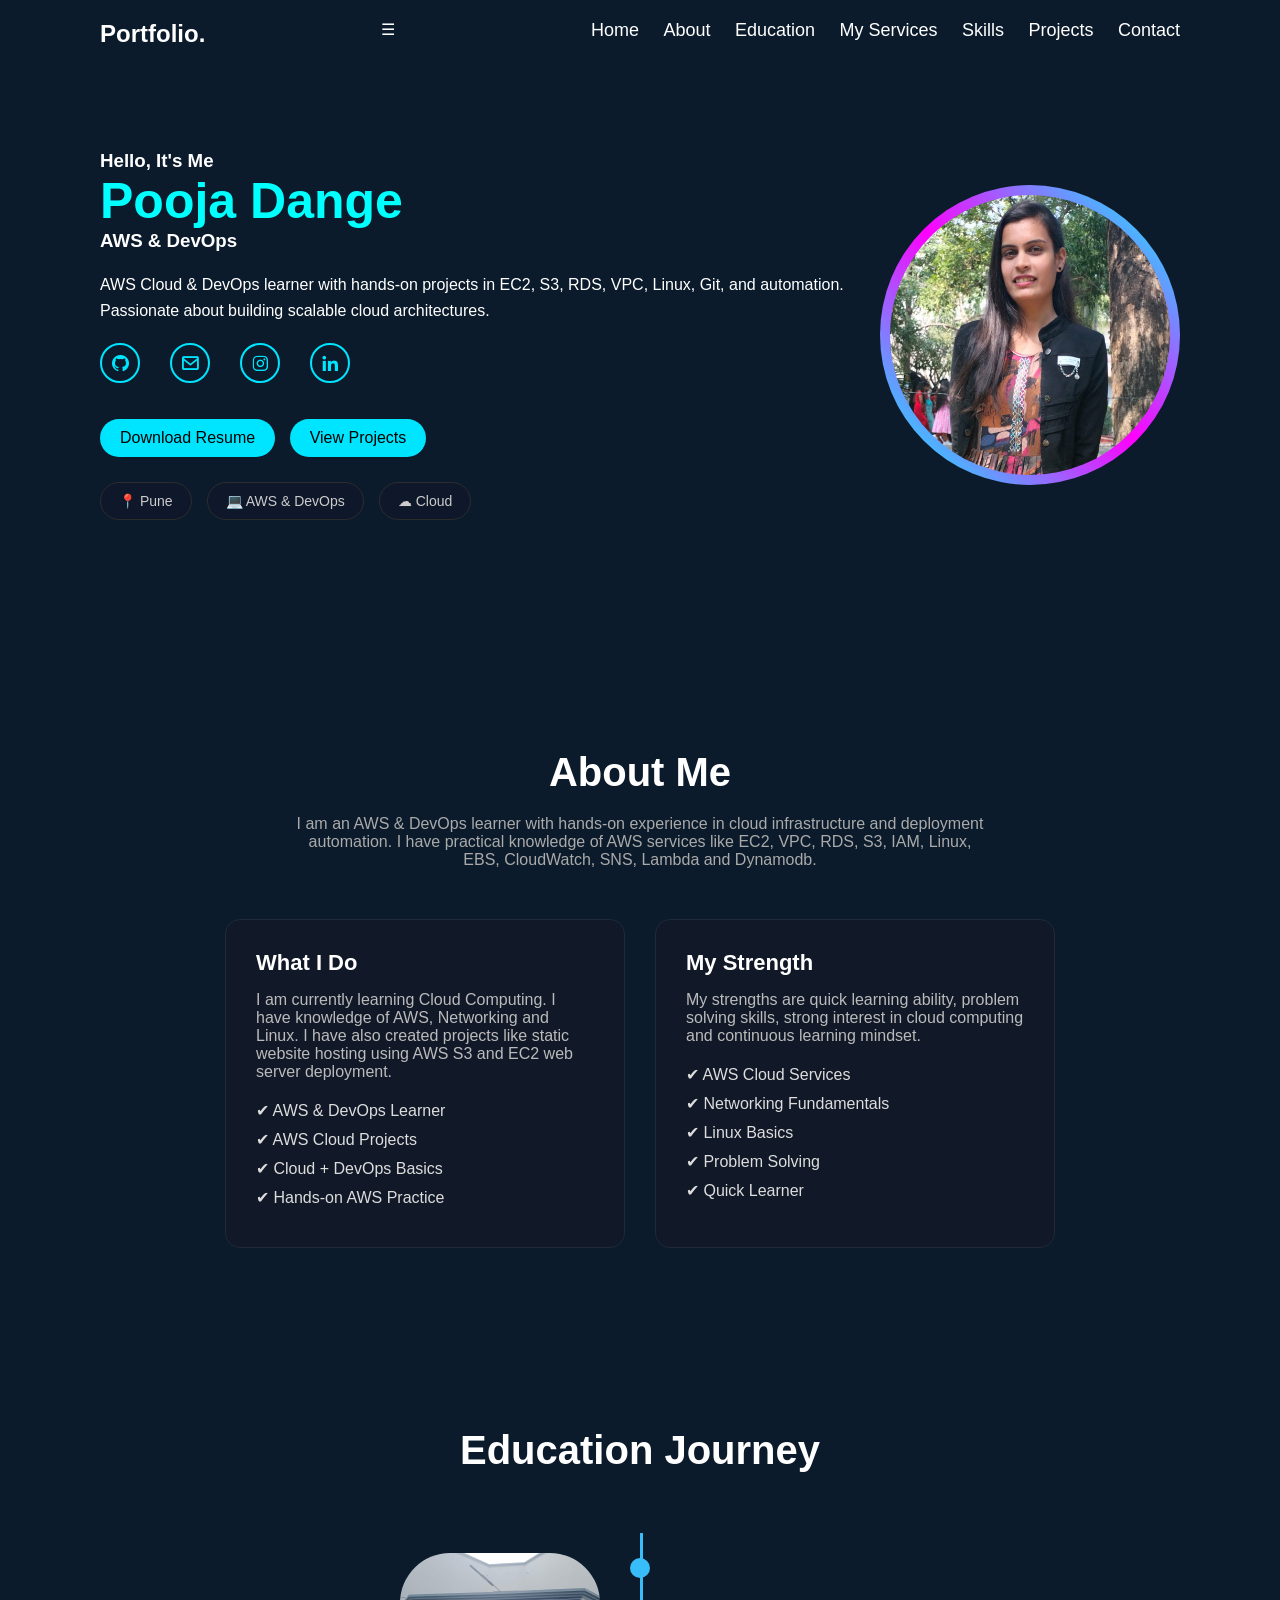
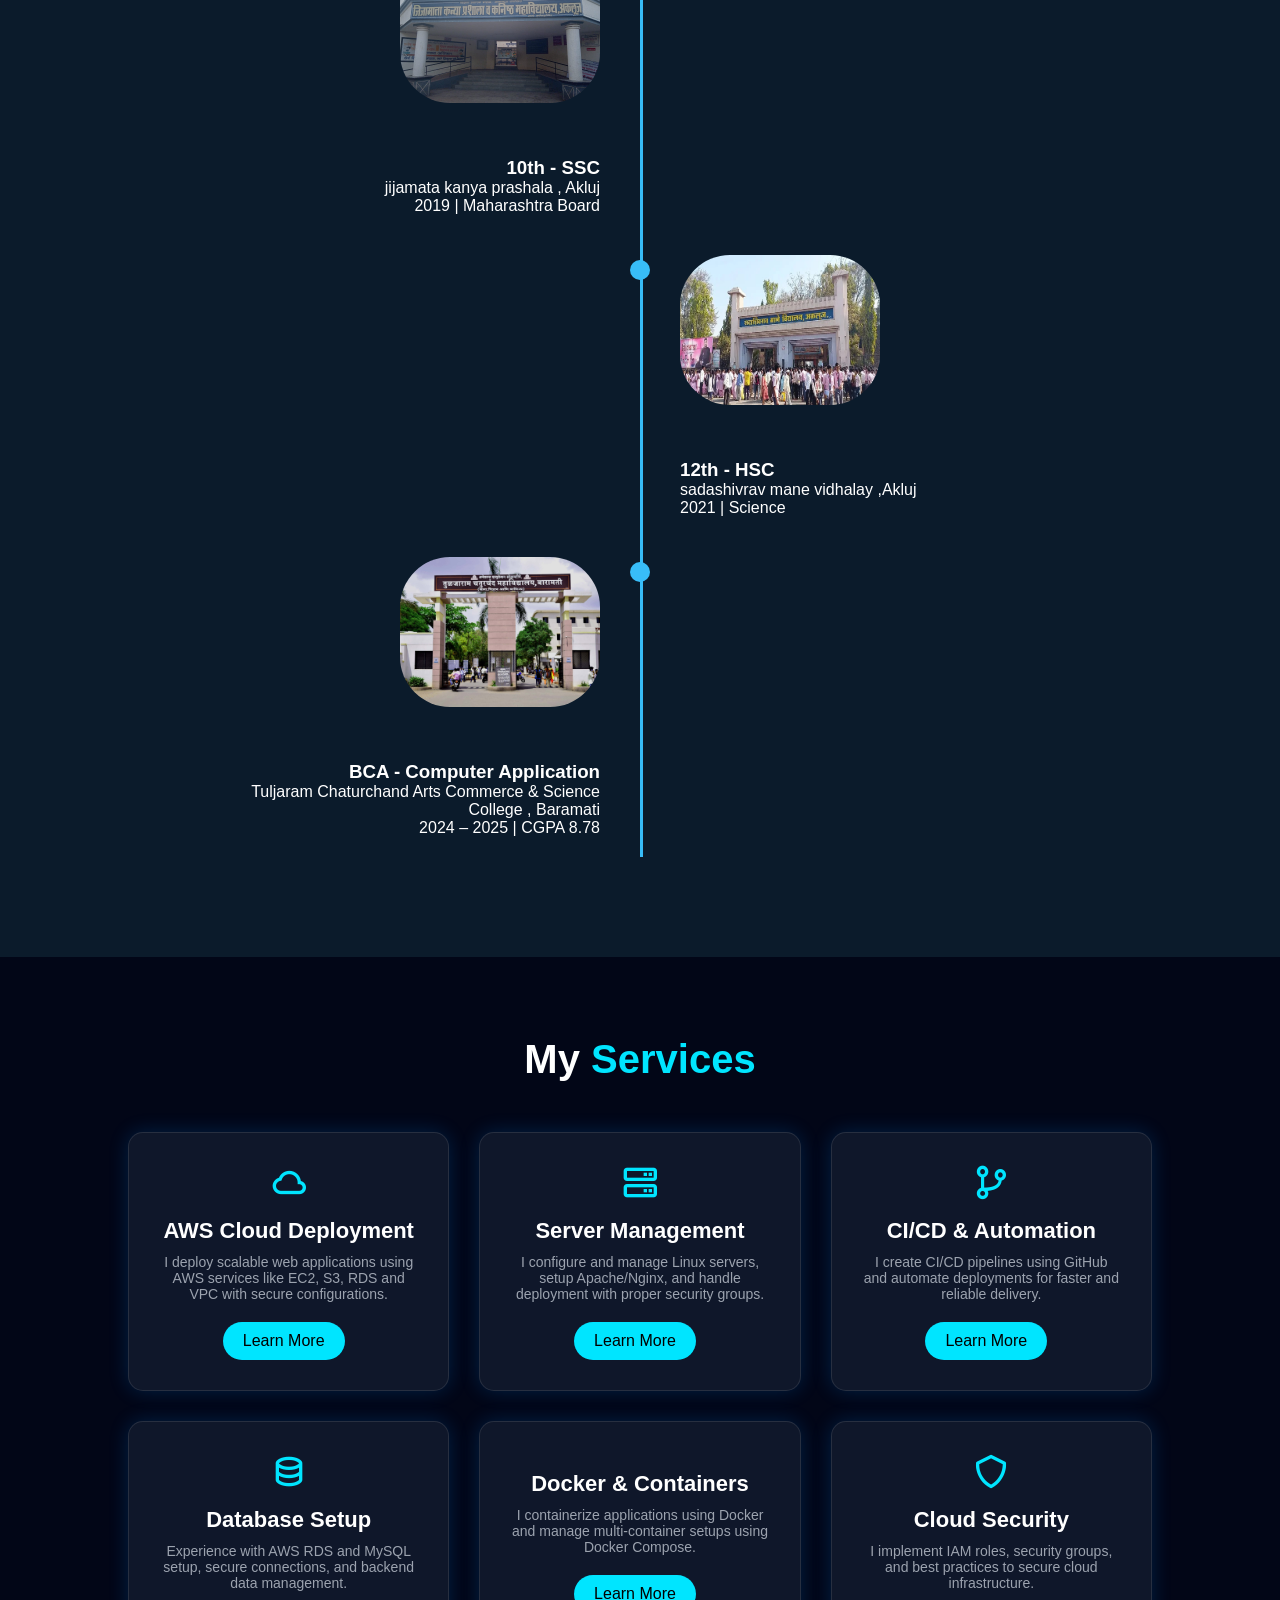
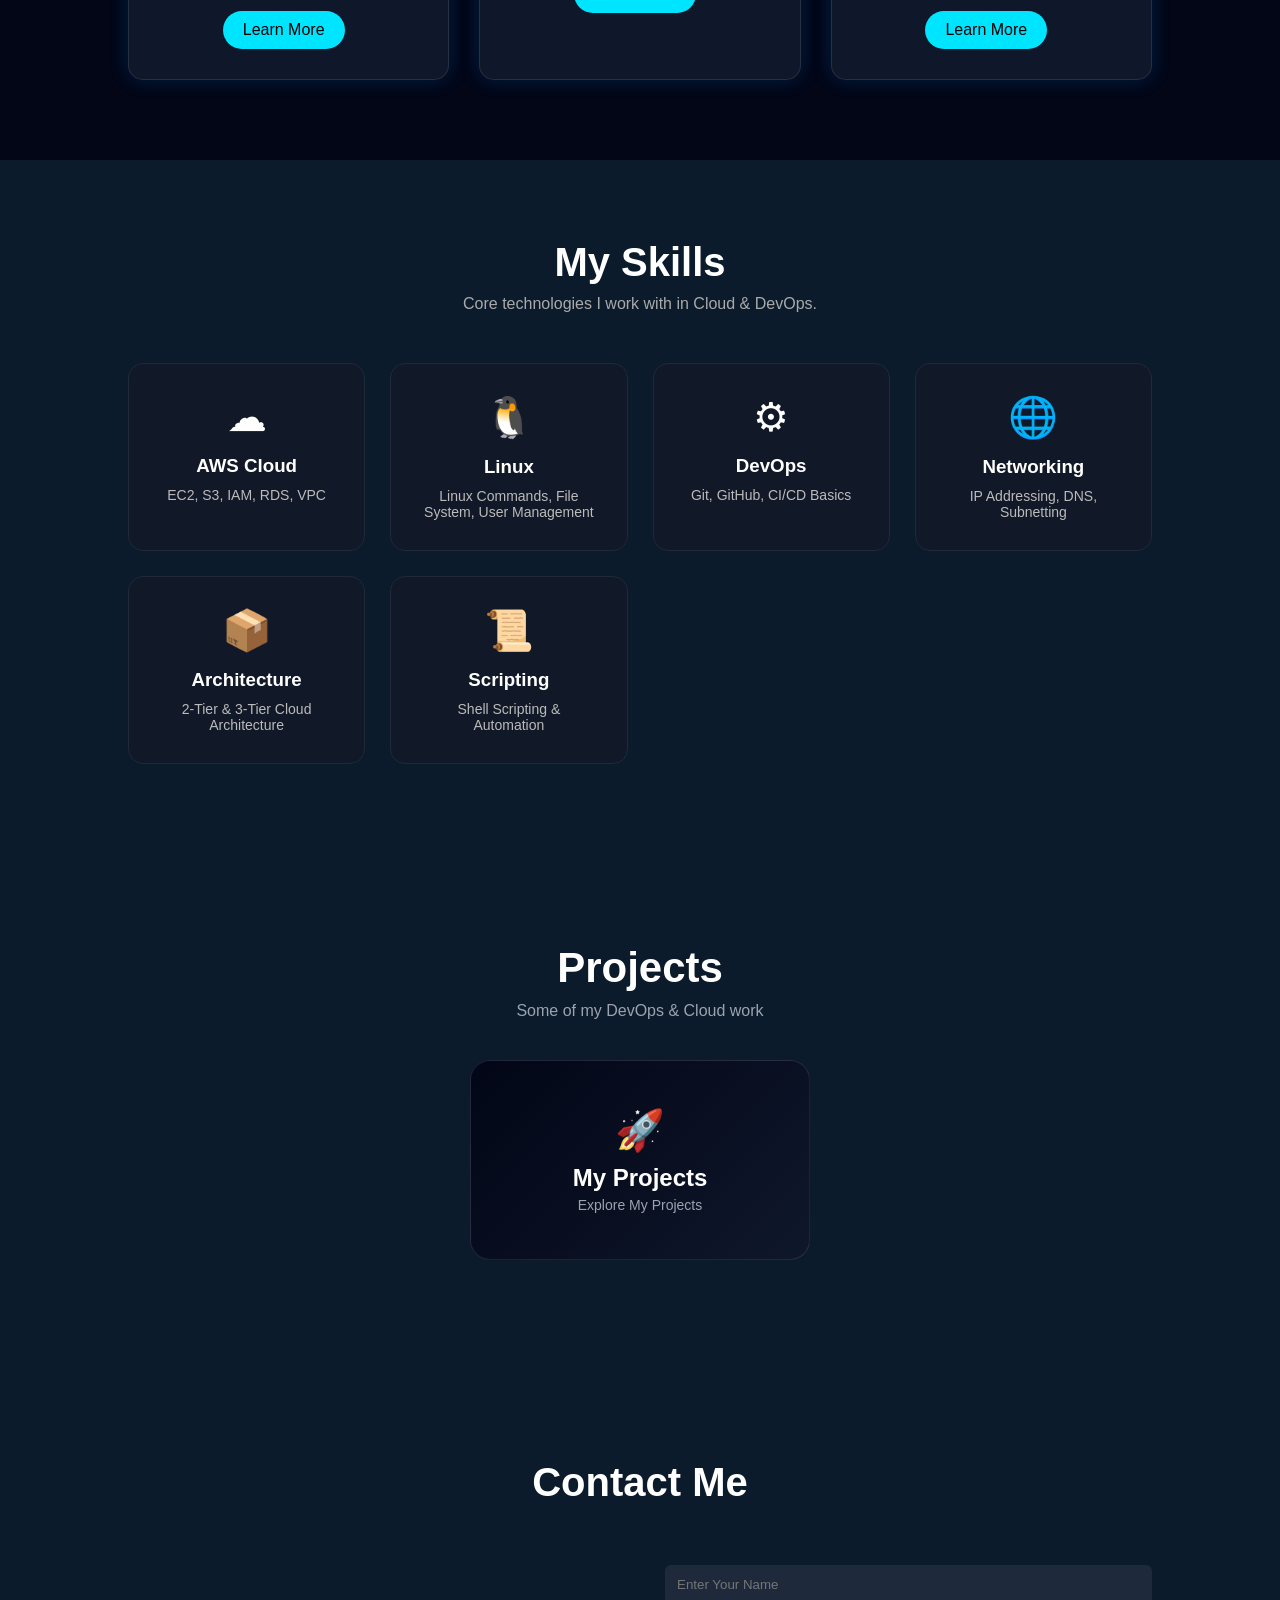
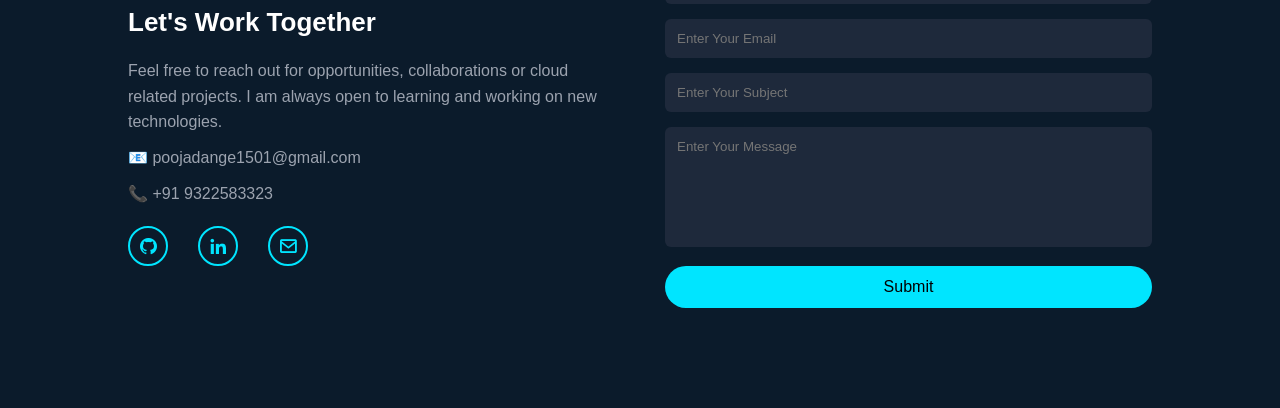
<file: index.html>
<!DOCTYPE html>
<html lang="en">
<head>
  <meta charset="UTF-8">
  <title>Pooja Dange Portfolio</title>
  <link rel="stylesheet" href="CSS/style.css">
  <meta name="viewport" content="width=device-width, initial-scale=1.0">
</head>

<body>

<header>
  <h2 class="logo">Portfolio.</h2>
  <div class="menu-toggle" id="menu-toggle">☰</div>
  <nav>
    <a href="#home">Home</a>
    <a href="#about">About</a>
    <a href="#education">Education</a>
    <a href="#services">My Services</a>
    <a href="#skills">Skills</a>
    <a href="#projects">Projects</a>
    <a href="#contact">Contact</a>
  </nav>
</header>

<section class="home" id="home">
  <div class="home-text">
    <h3>Hello, It's Me</h3>
    <h1>Pooja Dange</h1>
    <h3> AWS & DevOps </h3>
    <p>
      AWS Cloud & DevOps learner with hands-on projects in EC2, S3, RDS, VPC, Linux, Git, and automation.  
      Passionate about building scalable cloud architectures.
    </p>

<link href='https://unpkg.com/boxicons@2.1.4/css/boxicons.min.css' rel='stylesheet'>

<div class="social-icons">

<a href="https://github.com/pooja-dange1501" target="_blank">
<i class='bx bxl-github'></i>
</a>


<a href="mailto:poojadange1501@gmail.com">
<i class='bx bx-envelope'></i>
</a>

<a href="#"><i class='bx bxl-instagram'></i></a>

<a href="https://www.linkedin.com/in/pooja-dange-0270072b3"><i class='bx bxl-linkedin'></i></a>

</div>
<br><br>
   <a href="pooja-resume.pdf" download="Pooja_Dange_Resume" class="btn">
Download Resume
</a>
    <a href="#projects" class="btn">View Projects</a>
 
  <div class="tags">

  <span class="tag">
    📍 Pune
  </span>

  <span class="tag">
    💻 AWS & DevOps
  </span>

  <span class="tag">
    ☁ Cloud
  </span>

</div>
 </div>

  <div class="profile">
    <div class="circle">
      <img src="pooja.jpg">
    </div>
  </div>
</section>


<section id="about" class="about-section">

<h2 class="section-title">About Me</h2>

<p class="about-intro">
I am an AWS & DevOps learner with hands-on experience in cloud infrastructure 
and deployment automation. I have practical knowledge of AWS services like 
EC2, VPC, RDS, S3, IAM, Linux, EBS, CloudWatch, SNS, Lambda and Dynamodb.
</p>

<div class="about-container">

<div class="about-box">

<h3>What I Do</h3>

<p>
I am currently learning Cloud Computing. I have knowledge of AWS, 
Networking and Linux. I have also created projects like static website 
hosting using AWS S3 and EC2 web server deployment.
</p>

<ul>
<li>✔ AWS & DevOps Learner</li>
<li>✔ AWS Cloud Projects</li>
<li>✔ Cloud + DevOps Basics</li>
<li>✔ Hands-on AWS Practice</li>
</ul>

</div>


<div class="about-box">

<h3>My Strength</h3>

<p>
My strengths are quick learning ability, problem solving skills, 
strong interest in cloud computing and continuous learning mindset.
</p>

<ul>
<li>✔ AWS Cloud Services</li>
<li>✔ Networking Fundamentals</li>
<li>✔ Linux Basics</li>
<li>✔ Problem Solving</li>
<li>✔ Quick Learner</li>
</ul>

</div>

</div>

</section>
<section class="education" id="education">

<h2 class="edu-title">Education Journey</h2>

<div class="timeline">

<div class="timeline-item left">

<img src="images/IMG-20260328-WA0001.jpg" class="edu-img">

<h3>10th - SSC</h3>
<p>jijamata kanya prashala , Akluj</p>
<span>2019 | Maharashtra Board</span>

</div>

<div class="timeline-item right">

<img src="images/IMG-20260325-WA0001.jpg" class="edu-img">

<h3>12th - HSC</h3>
<p>sadashivrav mane vidhalay ,Akluj </p>
<span>2021 | Science</span>

</div>

<div class="timeline-item left">

<img src="images/college.jpg" class="edu-img">

<h3>BCA - Computer Application</h3>
<p>Tuljaram Chaturchand Arts Commerce & Science College , Baramati</p>
<span>2024 – 2025 | CGPA 8.78</span>

</div>

</div>

</section>

<section class="services" id="services">

<h2 class="heading">My <span>Services</span></h2>

<div class="services-container">

  <div class="services-box">
    <i class="bx bx-cloud"></i>
    <h3>AWS Cloud Deployment</h3>
    <p>I deploy scalable web applications using AWS services like EC2, S3, RDS and VPC with secure configurations.</p>
    <a href="projects.html" class="btn">Learn More</a>
  </div>

  <div class="services-box">
    <i class="bx bx-server"></i>
    <h3>Server Management</h3>
    <p>I configure and manage Linux servers, setup Apache/Nginx, and handle deployment with proper security groups.</p>
    <a href="projects.html" class="btn">Learn More</a>
  </div>

  <div class="services-box">
    <i class="bx bx-git-branch"></i>
    <h3>CI/CD & Automation</h3>
    <p>I create CI/CD pipelines using GitHub and automate deployments for faster and reliable delivery.</p>
    <a href="projects.html" class="btn">Learn More</a>
  </div>

  <div class="services-box">
    <i class="bx bx-data"></i>
    <h3>Database Setup</h3>
    <p>Experience with AWS RDS and MySQL setup, secure connections, and backend data management.</p>
    <a href="projects.html" class="btn">Learn More</a>
  </div>

  <div class="services-box">
    <i class="bx bx-docker"></i>
    <h3>Docker & Containers</h3>
    <p>I containerize applications using Docker and manage multi-container setups using Docker Compose.</p>
    <a href="projects.html" class="btn">Learn More</a>
  </div>

  <div class="services-box">
    <i class="bx bx-shield"></i>
    <h3>Cloud Security</h3>
    <p>I implement IAM roles, security groups, and best practices to secure cloud infrastructure.</p>
    <a href="projects.html" class="btn">Learn More</a>
  </div>

</div>

</section>

<!-- Icons CDN -->
<link href='https://unpkg.com/boxicons@2.1.4/css/boxicons.min.css' rel='stylesheet'>
  
<section id="skills" class="skills">

<h2 class="skills-title">My Skills</h2>
<p class="skills-subtitle">
Core technologies I work with in Cloud & DevOps.
</p>

<div class="skills-container">

<div class="skill-box">
<div class="skill-icon">☁</div>
<h3>AWS Cloud</h3>
<p>EC2, S3, IAM, RDS, VPC</p>
</div>

<div class="skill-box">
<div class="skill-icon">🐧</div>
<h3>Linux</h3>
<p>Linux Commands, File System, User Management</p>
</div>

<div class="skill-box">
<div class="skill-icon">⚙</div>
<h3>DevOps</h3>
<p>Git, GitHub, CI/CD Basics</p>
</div>

<div class="skill-box">
<div class="skill-icon">🌐</div>
<h3>Networking</h3>
<p>IP Addressing, DNS, Subnetting</p>
</div>

<div class="skill-box">
<div class="skill-icon">📦</div>
<h3>Architecture</h3>
<p>2-Tier & 3-Tier Cloud Architecture</p>
</div>

<div class="skill-box">
<div class="skill-icon">📜</div>
<h3>Scripting</h3>
<p>Shell Scripting & Automation</p>
</div>

</div>

</section>

<section class="projects" id="projects">

<h2 class="projects-title">Projects</h2>
<p class="projects-subtitle">Some of my DevOps & Cloud work</p>

<div class="projects-container">

<a href="projects.html" class="project-card">

<div class="project-icon">🚀</div>

<h3>My Projects</h3>

<p class="project-line">Explore My Projects</p>

</a>

</div>

</section>


<section class="contact" id="contact">

<h2 class="contact-title">Contact Me</h2>

<div class="contact-wrapper">

<!-- Left Side -->

<div class="contact-info">

<h3>Let's Work Together</h3>

<p>
Feel free to reach out for opportunities, collaborations or cloud related
projects. I am always open to learning and working on new technologies.
</p>

<p>📧 poojadange1501@gmail.com</p>
<p>📞 +91 9322583323</p>

<div class="social-icons">

<a href="https://github.com/pooja-dange1501" target="_blank"><i class='bx bxl-github'></i></a>
<a href="https://www.linkedin.com/in/pooja-dange-0270072b3" target="_blank"><i class='bx bxl-linkedin'></i></a>
<a href="mailto:poojadange1501@gmail.com"><i class='bx bx-envelope'></i></a>

</div>

</div>


<!-- Right Side Form -->
  <div class="contact-form">
<!-- Hidden form (IMPORTANT) -->
<form name="contact" method="POST" data-netlify="true" hidden>
  <input type="hidden" name="form-name" value="contact">
  <input type="text" name="name">
  <input type="email" name="email">
  <input type="text" name="subject">
  <textarea name="message"></textarea>
</form>

<!-- Visible form -->
<div class="contact-form">
<form name="contact" method="POST" data-netlify="true" action="/index.html">

<input type="hidden" name="form-name" value="contact">

<input type="text" name="name" placeholder="Enter Your Name" required>

<input type="email" name="email" placeholder="Enter Your Email" required>

<input type="text" name="subject" placeholder="Enter Your Subject">

<textarea name="message" placeholder="Enter Your Message"></textarea>

<button type="submit">Submit</button>

</form>
</div>





</section>


</body>

</html>
</file>
<file: CSS/style.css>
*{
  margin:0;
  padding:0;
  box-sizing:border-box;
  font-family: Arial, sans-serif;
}

body{
  background:#0b1b2b;
  color:white;
}

/* HEADER */
header{
  display:flex;
  justify-content:space-between;
  padding:20px 100px;
  position:fixed;
  width:100%;
  background:#0b1b2b;
  z-index:1000;
}

.logo{
  font-size:24px;
  font-weight:bold;
}

nav a{
  color:white;
  margin-left:20px;
  text-decoration:none;
  font-size:18px;
}

nav a:hover{
  color:#00ffff;
}

/* HOME SECTION */
.home{
  display:flex;
  justify-content:space-between;
  align-items:center;
  padding:150px 100px;
}
.home-text{
position:relative;
z-index:5;
}

.home-text h1{
  font-size:50px;
  color:#00ffff;
}

.home-text p{
  margin:20px 0;
  line-height:1.6;
}

.social-icons{
display:flex;
gap:15px;
margin-top:20px;
}

.social-icons a{
display:flex;
align-items:center;
justify-content:center;
width:40px;
height:40px;
border:2px solid #00e5ff;
border-radius:50%;
color:#00e5ff;
font-size:20px;
text-decoration:none;
transition:0.3s;
}

.social-icons a:hover{
background:#00e5ff;
color:#020617;
box-shadow:0 0 15px #00e5ff;
}

/* BUTTON */
.btn{
display:inline-block;
padding:12px 25px;
background:#2563eb;
color:white;
text-decoration:none;
border-radius:8px;
margin-right:10px;
transition:0.3s;
position:relative;
z-index:5;
}

.btn:hover{
background:#1d4ed8;
}

/* PROFILE CIRCLE */
.profile{
  width:300px;
  height:300px;
}


.circle{
  width:300px;
  height:300px;
  border-radius:50%;
  padding:10px;
  background:linear-gradient(45deg,#00ffff,#ff00ff,#00ffff);
  
}

.circle img{
  width:100%;
  height:100%;
  border-radius:50%;
  object-fit:cover;
  background:black;
}

@keyframes rotate{
  0%{transform:rotate(0deg);}
  100%{transform:rotate(360deg);}
}

/* SECTIONS */
.section{
  padding:100px;
}

.section h2{
  font-size:32px;
  color:#00ffff;
  margin-bottom:20px;
}

.project-box{
  background:#132b45;
  padding:15px;
  margin:15px 0;
  border-radius:10px;
}

.project-img {
    width: 100%;
    max-width: 300px;
    margin-top: 15px;
    border-radius: 10px;
    box-shadow: 0 4px 15px rgba(0,0,0,0.2);
    transition: transform 0.3s ease;
}

.project-img:hover {
    transform: scale(1.05);
}

.tags{
display:flex;
gap:15px;
margin-top:25px;
}

.tag{
padding:10px 18px;
border:1px solid #2c2c2c;
border-radius:25px;
color:#ccc;
font-size:14px;
background:#0f172a;
transition:0.3s;
}

.tag:hover{
background:#1e293b;
color:white;
cursor:pointer;
}

.about-section{
padding:80px 10%;
text-align:center;
}

.section-title{
font-size:40px;
margin-bottom:20px;
}

.about-intro{
max-width:700px;
margin:auto;
color:#aaa;
margin-bottom:50px;
}

.about-container{
display:flex;
gap:30px;
justify-content:center;
flex-wrap:wrap;
}

.about-box{
background:#111827;
padding:30px;
border-radius:15px;
width:400px;
text-align:left;
border:1px solid #1f2937;
transition:0.3s;
}

.about-box:hover{
transform:translateY(-5px);
border-color:#3b82f6;
}

.about-box h3{
margin-bottom:15px;
font-size:22px;
}

.about-box p{
color:#bbb;
margin-bottom:20px;
}

.about-box ul{
list-style:none;
padding:0;
}

.about-box li{
margin-bottom:10px;
color:#ddd;
}
.education{
padding:100px 10%;
text-align:center;
}

.edu-title{
font-size:40px;
margin-bottom:60px;
}

.timeline{
position:relative;
max-width:900px;
margin:auto;
}

.timeline::after{
content:"";
position:absolute;
width:3px;
background:#38bdf8;
top:0;
bottom:0;
left:50%;
}

.timeline-item{
position:relative;
width:50%;
padding:20px 40px;
}

.timeline-item.left{
left:0;
text-align:right;
}

.timeline-item.right{
left:50%;
text-align:left;
}

.timeline-item::before{
content:"";
position:absolute;
width:20px;
height:20px;
background:#38bdf8;
border-radius:50%;
top:25px;
}

.timeline-item.left::before{
right:-10px;
}

.timeline-item.right::before{
left:-10px;
}

/* image */

.edu-img{
width:200px;
height: 150px;
margin-bottom:50px;
border-radius:50px;
}
.services {
  padding: 80px 10%;
  background: #020617;
  color: white;
  text-align: center;
}

.heading {
  font-size: 40px;
  margin-bottom: 50px;
}

.heading span {
  color: #00e5ff;
}

.services-container {
  display: flex;
  gap: 30px;
  flex-wrap: wrap;
  justify-content: center;
}

.services-box {
  flex: 1 1 300px;
  padding: 30px;
  border-radius: 15px;
  background: #0f172a;
  border: 1px solid rgba(255,255,255,0.1);
  transition: 0.4s;
  box-shadow: 0 0 20px rgba(0, 140, 255, 0.2);
}

.services-box:hover {
  transform: translateY(-10px);
  box-shadow: 0 0 30px rgba(0, 140, 255, 0.6);
}

.services-box i {
  font-size: 40px;
  color: #00e5ff;
  margin-bottom: 15px;
}

.services-box h3 {
  font-size: 22px;
  margin-bottom: 10px;
}

.services-box p {
  font-size: 14px;
  color: #9ca3af;
  margin-bottom: 20px;
}

.btn {
  display: inline-block;
  padding: 10px 20px;
  background: #00e5ff;
  color: black;
  border-radius: 20px;
  text-decoration: none;
  transition: 0.3s;
}

.btn:hover {
  background: #00bcd4;
}


.skills{
padding:80px 10%;
text-align:center;
}

.skills-title{
font-size:40px;
margin-bottom:10px;
}

.skills-subtitle{
color:#aaa;
margin-bottom:50px;
}

.skills-container{
display:grid;
grid-template-columns:repeat(auto-fit,minmax(220px,1fr));
gap:25px;
}

.skill-box{
background:#111827;
padding:30px;
border-radius:15px;
border:1px solid #1f2937;
transition:0.4s;
position:relative;
overflow:hidden;
}

.skill-box:hover{
transform:translateY(-10px);
border-color:#38bdf8;
box-shadow:0 10px 30px rgba(56,189,248,0.4);
}

.skill-icon{
font-size:40px;
margin-bottom:15px;
}

.skill-box h3{
margin-bottom:10px;
}

.skill-box p{
color:#bbb;
font-size:14px;
}


.projects{
padding:100px 10%;
text-align:center;
}

.projects-title{
font-size:42px;
margin-bottom:10px;
}

.projects-subtitle{
color:#9ca3af;
margin-bottom:40px;
}

.projects-container{
display:flex;
justify-content:center;
}

.project-card{

width:340px;
height:200px;

display:flex;
flex-direction:column;
justify-content:center;
align-items:center;

border-radius:20px;

background:linear-gradient(135deg,#020617,#0f172a);

border:1px solid rgba(255,255,255,0.1);

text-decoration:none;
color:white;

transition:0.4s;
}

.project-card:hover{

transform:translateY(-10px) scale(1.03);

box-shadow:0 0 40px rgba(0,140,255,0.4);

}

.project-icon{

font-size:40px;
margin-bottom:10px;

}

.project-card h3{

font-size:24px;
margin-bottom:5px;

}

.project-line{

font-size:14px;
color:#9ca3af;

}

.project-card::before{

content:"";
position:absolute;
width:200%;
height:200%;
background:radial-gradient(circle,rgba(0,140,255,0.3),transparent 60%);
top:-50%;
left:-50%;
opacity:0;
transition:0.5s;

}

.project-card:hover::before{
opacity:1;
}

.project-card:hover{

transform:translateY(-8px) scale(1.03);

box-shadow:0 0 40px rgba(0,140,255,0.4);

}

.contact{
padding:100px 10%;

color:white;
}

.contact-title{
text-align:center;
font-size:40px;
margin-bottom:60px;
}

.contact-wrapper{
display:flex;
gap:50px;
align-items:center;
justify-content:space-between;
flex-wrap:wrap;
}

.contact-info{
flex:1;
}

.contact-info h3{
font-size:26px;
margin-bottom:20px;
}

.contact-info p{
color:#9ca3af;
margin-bottom:10px;
line-height:1.6;
}

.social-icons a{
margin-right:15px;
color:#00e5ff;
text-decoration:none;
}
/* Contact Form Styling */

/* Contact Form Styling */
.contact-form{
flex:1;
}

.contact-form input,
.contact-form textarea{
width:100%;
padding:12px;
margin-bottom:15px;
border:none;
border-radius:6px;
background:#1e293b;
color:white;
}

.contact-form textarea{
height:120px;
resize:none;
}

.contact-form button{
width:100%;
padding:12px;
background:#00e5ff;
border:none;
border-radius:25px;
font-size:16px;
cursor:pointer;
}

.contact-form button:hover{
background:#0ea5e9;
}

.project-img{

width:100%;

margin-top:15px;

border-radius:10px;

border:1px solid rgba(255,255,255,0.1);

transition:0.3s;

}

.project-img:hover{

transform:scale(1.03);

}


/* ================= MOBILE RESPONSIVE ================= */

@media (max-width: 768px) {

  /* HEADER */
  header {
    padding: 15px 20px;
    flex-direction: column;
    align-items: flex-start;
  }

  nav {
    margin-top: 10px;
    display: flex;
    flex-wrap: wrap;
  }

  nav a {
    margin: 5px 10px 0 0;
    font-size: 14px;
  }

  /* HOME */
  .home {
    flex-direction: column;
    padding: 120px 20px;
    text-align: center;
  }

  .home-text h1 {
    font-size: 32px;
  }

  .home-text p {
    font-size: 14px;
  }

  .profile {
    margin-top: 30px;
    width: 200px;
    height: 200px;
  }

  .circle {
    width: 200px;
    height: 200px;
  }

  /* TAGS */
  .tags {
    justify-content: center;
    flex-wrap: wrap;
  }

  /* ABOUT */
  .about-container {
    flex-direction: column;
    align-items: center;
  }

  .about-box {
    width: 100%;
  }

  /* EDUCATION TIMELINE FIX */
  .timeline::after {
    left: 10px;
  }

  .timeline-item {
    width: 100%;
    padding-left: 40px;
    text-align: left !important;
  }

  .timeline-item.left,
  .timeline-item.right {
    left: 0;
  }

  .timeline-item::before {
    left: 0;
  }

  .edu-img {
    width: 100%;
    height: auto;
    border-radius: 10px;
  }

  /* SERVICES */
  .services-container {
    flex-direction: column;
  }

  /* SKILLS */
  .skills-container {
    grid-template-columns: 1fr;
  }

  /* PROJECT */
  .project-card {
    width: 100%;
  }

  /* CONTACT */
  .contact-wrapper {
    flex-direction: column;
  }

}
/* LAST ला असायला पाहिजे */
@media (max-width: 768px) {
   ...
}
</file>
